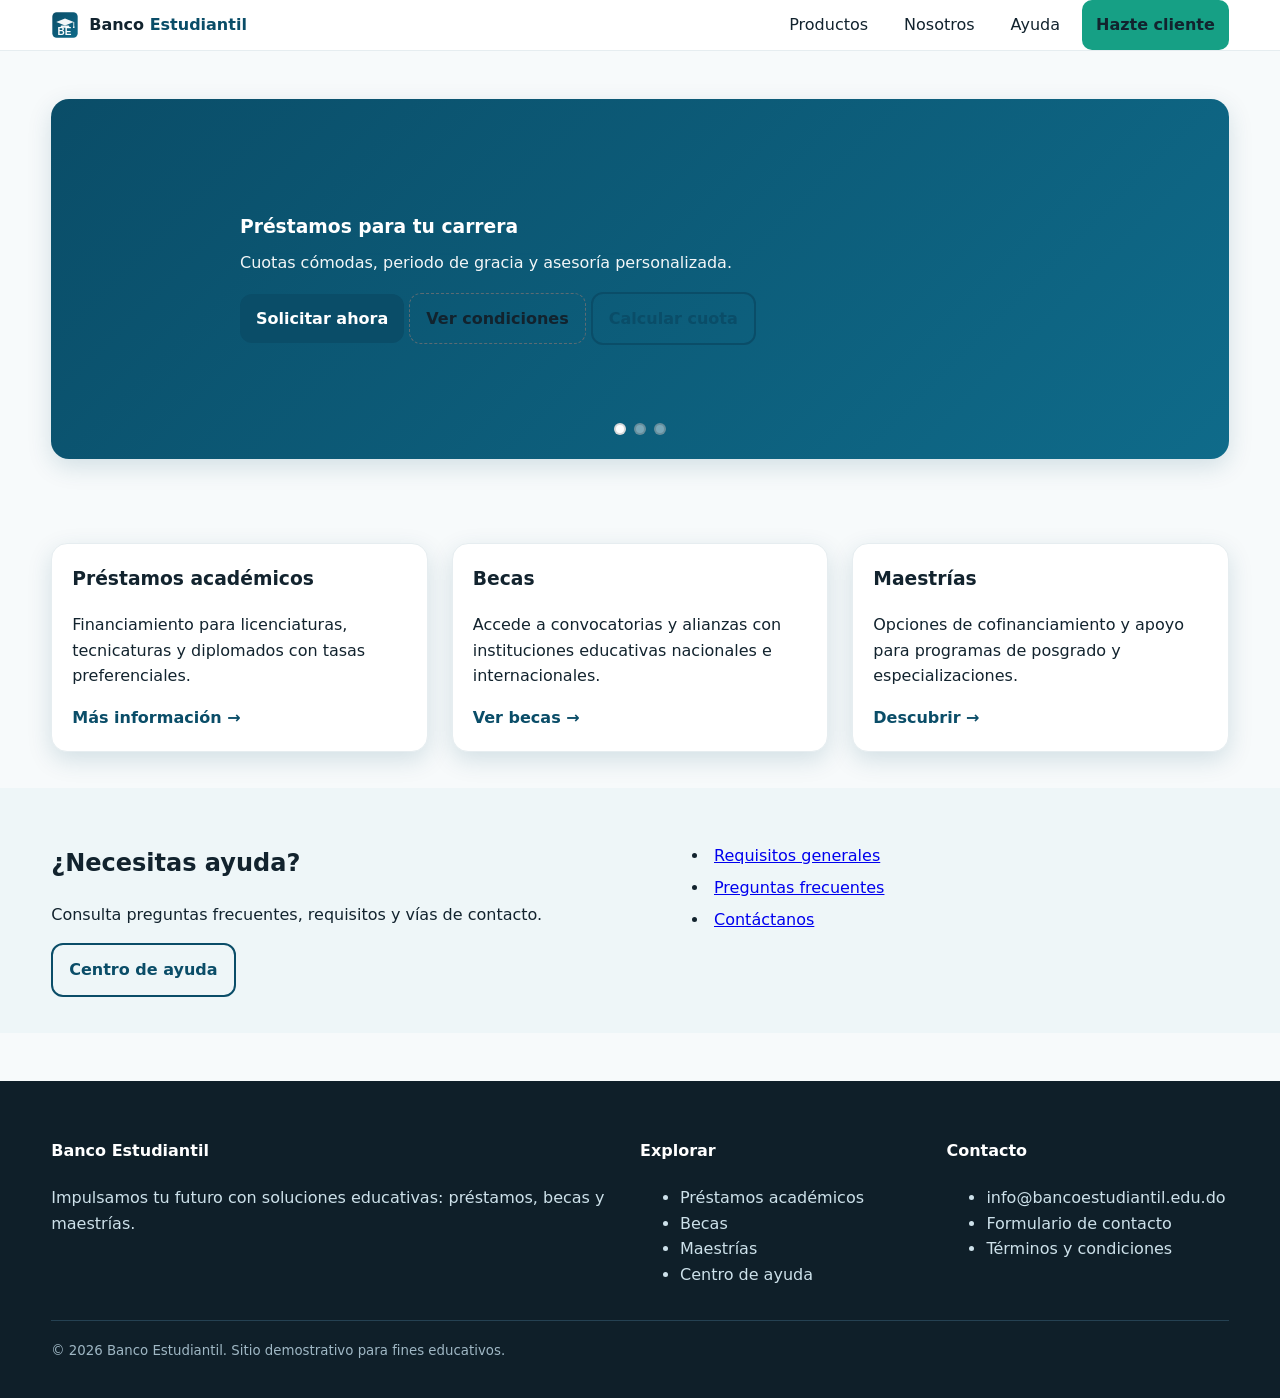
<file: index.html>
<!doctype html>
<html lang="es">
<head>
  <meta charset="utf-8" />
  <meta name="viewport" content="width=device-width, initial-scale=1" />
  <meta name="description" content="Banco Estudiantil: préstamos académicos, becas y maestrías para impulsar tu educación." />
  <title>Banco Estudiantil</title>
  <link rel="stylesheet" href="assets/css/styles.css" />
  <link rel="icon" href="data:image/svg+xml,<svg xmlns='http://www.w3.org/2000/svg' viewBox='0 0 128 128'><rect width='128' height='128' rx='24' fill='%230a4d68'/><text x='64' y='86' font-size='76' text-anchor='middle' fill='white' font-family='Arial, Helvetica, sans-serif'>BE</text></svg>" />
</head>
<body>
  <a class="skip-link" href="#contenido">Saltar al contenido</a>
  <header class="topbar" role="banner" aria-label="Encabezado">
    <div class="container flex between center">
      <a class="logo" href="index.html" aria-label="Ir al inicio">
        <img class="logo-img" src="assets/img/logo-banco-estudiantil.svg" alt="" width="32" height="32" />
        <span class="logo-text">Banco <strong>Estudiantil</strong></span>
      </a>
      <input type="checkbox" id="nav-toggle" class="nav-toggle" aria-label="Abrir menú" />
      <label for="nav-toggle" class="hamburger" aria-hidden="true"><span></span><span></span><span></span></label>
      <nav class="main-nav" role="navigation" aria-label="Navegación principal">
        <ul>
          <li class="has-dropdown"><a href="#">Productos</a>
            <ul class="dropdown">
              <li><a href="prestamos.html">Préstamos académicos</a></li>
              <li><a href="becas.html">Becas</a></li>
              <li><a href="maestrias.html">Maestrías</a></li>
              <li><a href="calculadora.html">Calculadora</a></li>
            </ul>
          </li>
          <li><a href="nosotros.html">Nosotros</a></li>
          <li><a href="ayuda.html">Ayuda</a></li>
          <li><a href="contacto.html" class="btn btn-cta">Hazte cliente</a></li>
        </ul>
      </nav>
    </div>
  </header>
  <main id="contenido" tabindex="-1">

    <section class="hero" aria-label="Sección destacada">
      <div class="container">
        <div class="carousel" role="region" aria-label="Promociones" aria-live="polite">
          <input type="radio" name="carousel" id="slide-1" checked>
          <input type="radio" name="carousel" id="slide-2">
          <input type="radio" name="carousel" id="slide-3">

          <div class="slides">
            <article class="slide slide-1">
              <div class="slide-content">
                <h1>Préstamos para tu carrera</h1>
                <p>Cuotas cómodas, periodo de gracia y asesoría personalizada.</p>
                <div class="actions">
                  <a class="btn btn-primary" href="prestamos.html">Solicitar ahora</a>
                  <a class="btn btn-ghost" href="prestamos.html#detalles">Ver condiciones</a>
                  <a class="btn btn-outline" href="calculadora.html">Calcular cuota</a>
                </div>
              </div>
            </article>
            <article class="slide slide-2">
              <div class="slide-content">
                <h1>Becas y alianzas</h1>
                <p>Convocatorias activas y enlaces con instituciones académicas.</p>
                <div class="actions">
                  <a class="btn btn-secondary" href="becas.html">Ver becas</a>
                  <a class="btn btn-ghost" href="ayuda.html#preguntas">Preguntas frecuentes</a>
                </div>
              </div>
            </article>
            <article class="slide slide-3">
              <div class="slide-content">
                <h1>Maestrías y posgrados</h1>
                <p>Cofinanciamiento y apoyo en procesos de admisión.</p>
                <div class="actions">
                  <a class="btn btn-primary" href="maestrias.html">Explorar opciones</a>
                  <a class="btn btn-outline" href="contacto.html">Habla con un asesor</a>
                </div>
              </div>
            </article>
          </div>

          <div class="dots" aria-label="Navegación de carrusel">
            <label for="slide-1" aria-label="Ir a la promoción 1"></label>
            <label for="slide-2" aria-label="Ir a la promoción 2"></label>
            <label for="slide-3" aria-label="Ir a la promoción 3"></label>
          </div>
        </div>
      </div>
    </section>

    <section class="features" aria-label="Productos destacados">
      <div class="container grid cards">
        <article class="card">
          <h3>Préstamos académicos</h3>
          <p>Financiamiento para licenciaturas, tecnicaturas y diplomados con tasas preferenciales.</p>
          <a class="link" href="prestamos.html">Más información →</a>
        </article>
        <article class="card">
          <h3>Becas</h3>
          <p>Accede a convocatorias y alianzas con instituciones educativas nacionales e internacionales.</p>
          <a class="link" href="becas.html">Ver becas →</a>
        </article>
        <article class="card">
          <h3>Maestrías</h3>
          <p>Opciones de cofinanciamiento y apoyo para programas de posgrado y especializaciones.</p>
          <a class="link" href="maestrias.html">Descubrir →</a>
        </article>
      </div>
    </section>

    <section class="help" aria-label="Soporte">
      <div class="container grid help-grid">
        <div>
          <h2>¿Necesitas ayuda?</h2>
          <p>Consulta preguntas frecuentes, requisitos y vías de contacto.</p>
          <a class="btn btn-outline" href="ayuda.html">Centro de ayuda</a>
        </div>
        <ul class="help-list">
          <li><a href="ayuda.html#requisitos">Requisitos generales</a></li>
          <li><a href="ayuda.html#preguntas">Preguntas frecuentes</a></li>
          <li><a href="contacto.html">Contáctanos</a></li>
        </ul>
      </div>
    </section>

  </main>
  <footer class="site-footer" role="contentinfo">
    <div class="container grid footer-grid">
      <section>
        <h4>Banco Estudiantil</h4>
        <p>Impulsamos tu futuro con soluciones educativas: préstamos, becas y maestrías.</p>
      </section>
      <section>
        <h4>Explorar</h4>
        <ul>
          <li><a href="prestamos.html">Préstamos académicos</a></li>
          <li><a href="becas.html">Becas</a></li>
          <li><a href="maestrias.html">Maestrías</a></li>
          <li><a href="ayuda.html">Centro de ayuda</a></li>
        </ul>
      </section>
      <section>
        <h4>Contacto</h4>
        <ul>
          <li><a href="mailto:info@bancoestudiantil.edu.do">info@bancoestudiantil.edu.do</a></li>
          <li><a href="contacto.html">Formulario de contacto</a></li>
          <li><a href="terminos.html">Términos y condiciones</a></li>
        </ul>
      </section>
    </div>
    <div class="container legal">
      <small>© 2026 Banco Estudiantil. Sitio demostrativo para fines educativos.</small>
    </div>
  </footer>
</body>
</html>
</file>
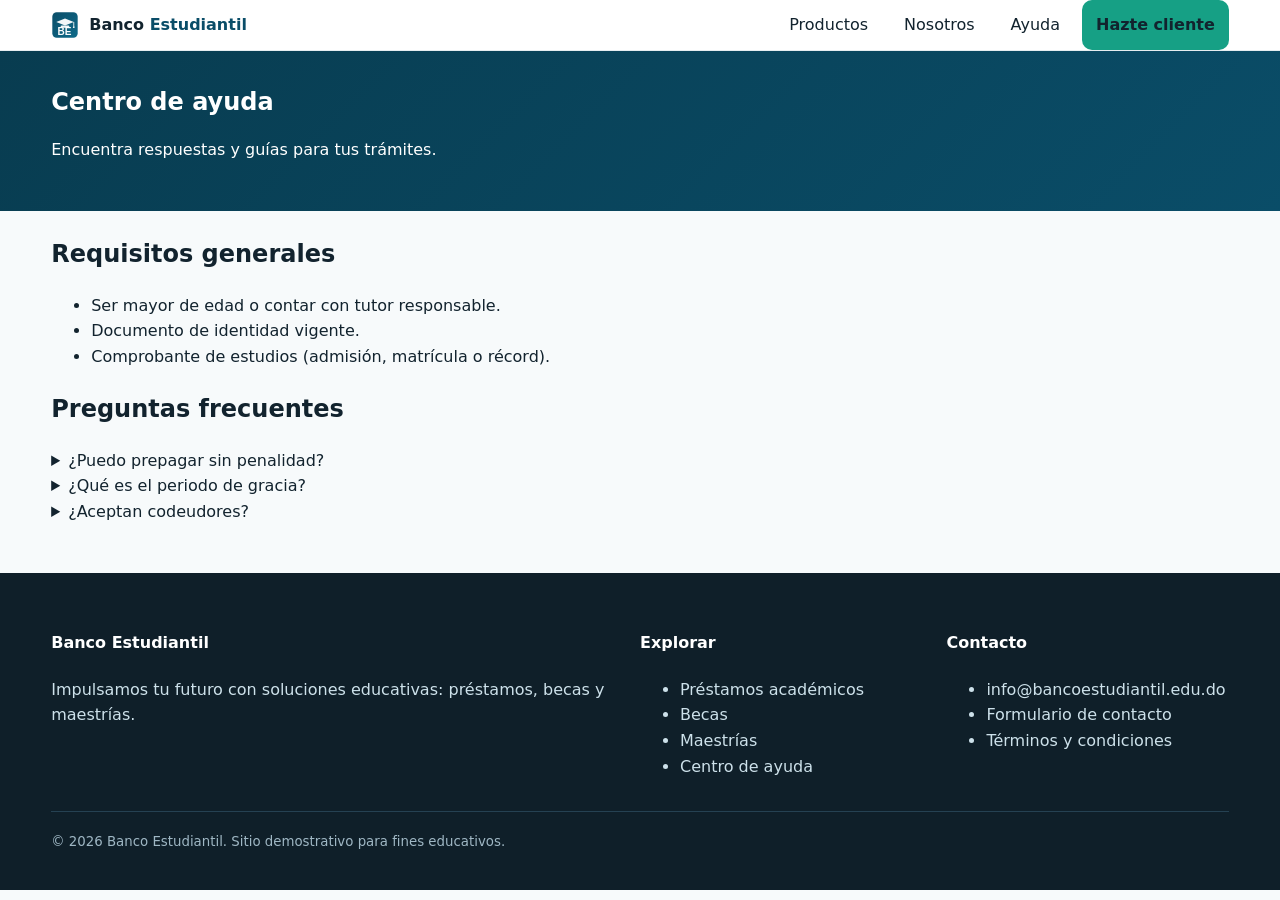
<file: ayuda.html>
<!doctype html>
<html lang="es">
<head>
  <meta charset="utf-8" />
  <meta name="viewport" content="width=device-width, initial-scale=1" />
  <meta name="description" content="Banco Estudiantil: préstamos académicos, becas y maestrías para impulsar tu educación." />
  <title>Banco Estudiantil</title>
  <link rel="stylesheet" href="assets/css/styles.css" />
  <link rel="icon" href="data:image/svg+xml,<svg xmlns='http://www.w3.org/2000/svg' viewBox='0 0 128 128'><rect width='128' height='128' rx='24' fill='%230a4d68'/><text x='64' y='86' font-size='76' text-anchor='middle' fill='white' font-family='Arial, Helvetica, sans-serif'>BE</text></svg>" />
</head>
<body>
  <a class="skip-link" href="#contenido">Saltar al contenido</a>
  <header class="topbar" role="banner" aria-label="Encabezado">
    <div class="container flex between center">
      <a class="logo" href="index.html" aria-label="Ir al inicio">
        <img class="logo-img" src="assets/img/logo-banco-estudiantil.svg" alt="" width="32" height="32" />
        <span class="logo-text">Banco <strong>Estudiantil</strong></span>
      </a>
      <input type="checkbox" id="nav-toggle" class="nav-toggle" aria-label="Abrir menú" />
      <label for="nav-toggle" class="hamburger" aria-hidden="true"><span></span><span></span><span></span></label>
      <nav class="main-nav" role="navigation" aria-label="Navegación principal">
        <ul>
          <li class="has-dropdown"><a href="#">Productos</a>
            <ul class="dropdown">
              <li><a href="prestamos.html">Préstamos académicos</a></li>
              <li><a href="becas.html">Becas</a></li>
              <li><a href="maestrias.html">Maestrías</a></li>
              <li><a href="calculadora.html">Calculadora</a></li>
            </ul>
          </li>
          <li><a href="nosotros.html">Nosotros</a></li>
          <li><a href="ayuda.html">Ayuda</a></li>
          <li><a href="contacto.html" class="btn btn-cta">Hazte cliente</a></li>
        </ul>
      </nav>
    </div>
  </header>
  <main id="contenido" tabindex="-1">

    <section class="page-hero">
      <div class="container">
        <h1>Centro de ayuda</h1>
        <p>Encuentra respuestas y guías para tus trámites.</p>
      </div>
    </section>

    <section class="container" id="requisitos">
      <h2>Requisitos generales</h2>
      <ul>
        <li>Ser mayor de edad o contar con tutor responsable.</li>
        <li>Documento de identidad vigente.</li>
        <li>Comprobante de estudios (admisión, matrícula o récord).</li>
      </ul>

      <h2 id="preguntas">Preguntas frecuentes</h2>
      <details>
        <summary>¿Puedo prepagar sin penalidad?</summary>
        <p>Sí, puedes realizar abonos extraordinarios sin cargos adicionales.</p>
      </details>
      <details>
        <summary>¿Qué es el periodo de gracia?</summary>
        <p>Es un lapso inicial en el que pagas una cuota reducida o solo intereses.</p>
      </details>
      <details>
        <summary>¿Aceptan codeudores?</summary>
        <p>Sí, según la evaluación de crédito y el producto seleccionado.</p>
      </details>
    </section>

  </main>
  <footer class="site-footer" role="contentinfo">
    <div class="container grid footer-grid">
      <section>
        <h4>Banco Estudiantil</h4>
        <p>Impulsamos tu futuro con soluciones educativas: préstamos, becas y maestrías.</p>
      </section>
      <section>
        <h4>Explorar</h4>
        <ul>
          <li><a href="prestamos.html">Préstamos académicos</a></li>
          <li><a href="becas.html">Becas</a></li>
          <li><a href="maestrias.html">Maestrías</a></li>
          <li><a href="ayuda.html">Centro de ayuda</a></li>
        </ul>
      </section>
      <section>
        <h4>Contacto</h4>
        <ul>
          <li><a href="mailto:info@bancoestudiantil.edu.do">info@bancoestudiantil.edu.do</a></li>
          <li><a href="contacto.html">Formulario de contacto</a></li>
          <li><a href="terminos.html">Términos y condiciones</a></li>
        </ul>
      </section>
    </div>
    <div class="container legal">
      <small>© 2026 Banco Estudiantil. Sitio demostrativo para fines educativos.</small>
    </div>
  </footer>
</body>
</html>
</file>
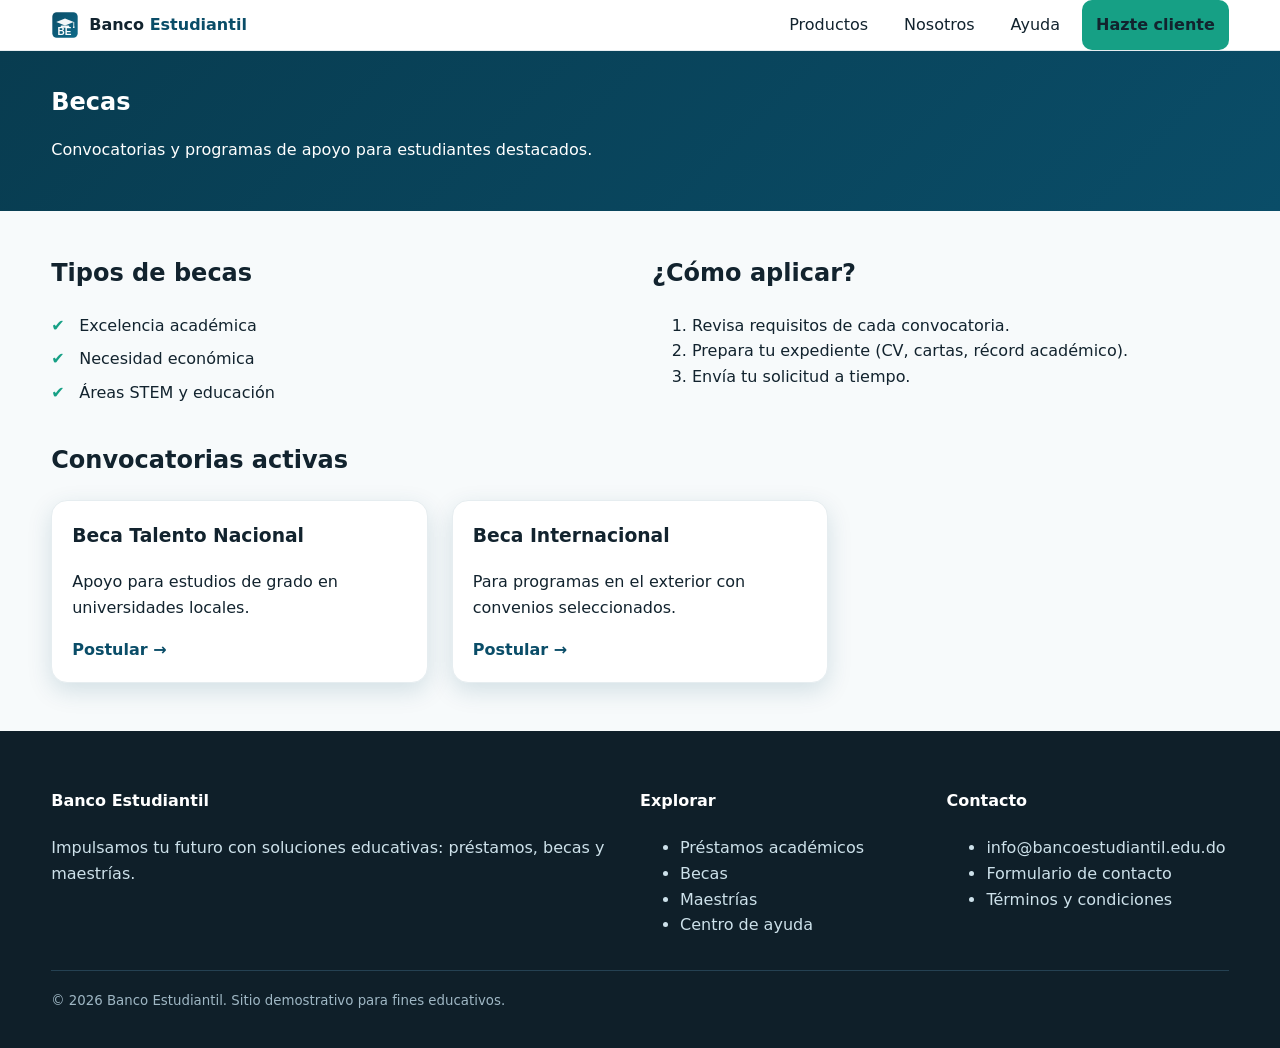
<file: becas.html>
<!doctype html>
<html lang="es">
<head>
  <meta charset="utf-8" />
  <meta name="viewport" content="width=device-width, initial-scale=1" />
  <meta name="description" content="Banco Estudiantil: préstamos académicos, becas y maestrías para impulsar tu educación." />
  <title>Banco Estudiantil</title>
  <link rel="stylesheet" href="assets/css/styles.css" />
  <link rel="icon" href="data:image/svg+xml,<svg xmlns='http://www.w3.org/2000/svg' viewBox='0 0 128 128'><rect width='128' height='128' rx='24' fill='%230a4d68'/><text x='64' y='86' font-size='76' text-anchor='middle' fill='white' font-family='Arial, Helvetica, sans-serif'>BE</text></svg>" />
</head>
<body>
  <a class="skip-link" href="#contenido">Saltar al contenido</a>
  <header class="topbar" role="banner" aria-label="Encabezado">
    <div class="container flex between center">
      <a class="logo" href="index.html" aria-label="Ir al inicio">
        <img class="logo-img" src="assets/img/logo-banco-estudiantil.svg" alt="" width="32" height="32" />
        <span class="logo-text">Banco <strong>Estudiantil</strong></span>
      </a>
      <input type="checkbox" id="nav-toggle" class="nav-toggle" aria-label="Abrir menú" />
      <label for="nav-toggle" class="hamburger" aria-hidden="true"><span></span><span></span><span></span></label>
      <nav class="main-nav" role="navigation" aria-label="Navegación principal">
        <ul>
          <li class="has-dropdown"><a href="#">Productos</a>
            <ul class="dropdown">
              <li><a href="prestamos.html">Préstamos académicos</a></li>
              <li><a href="becas.html">Becas</a></li>
              <li><a href="maestrias.html">Maestrías</a></li>
              <li><a href="calculadora.html">Calculadora</a></li>
            </ul>
          </li>
          <li><a href="nosotros.html">Nosotros</a></li>
          <li><a href="ayuda.html">Ayuda</a></li>
          <li><a href="contacto.html" class="btn btn-cta">Hazte cliente</a></li>
        </ul>
      </nav>
    </div>
  </header>
  <main id="contenido" tabindex="-1">

    <section class="page-hero">
      <div class="container">
        <h1>Becas</h1>
        <p>Convocatorias y programas de apoyo para estudiantes destacados.</p>
      </div>
    </section>

    <section class="container">
      <div class="grid two">
        <div>
          <h2>Tipos de becas</h2>
          <ul class="checklist">
            <li>Excelencia académica</li>
            <li>Necesidad económica</li>
            <li>Áreas STEM y educación</li>
          </ul>
        </div>
        <div>
          <h2>¿Cómo aplicar?</h2>
          <ol>
            <li>Revisa requisitos de cada convocatoria.</li>
            <li>Prepara tu expediente (CV, cartas, récord académico).</li>
            <li>Envía tu solicitud a tiempo.</li>
          </ol>
        </div>
      </div>

      <h2>Convocatorias activas</h2>
      <div class="grid cards">
        <article class="card">
          <h3>Beca Talento Nacional</h3>
          <p>Apoyo para estudios de grado en universidades locales.</p>
          <a class="link" href="contacto.html">Postular →</a>
        </article>
        <article class="card">
          <h3>Beca Internacional</h3>
          <p>Para programas en el exterior con convenios seleccionados.</p>
          <a class="link" href="contacto.html">Postular →</a>
        </article>
      </div>
    </section>

  </main>
  <footer class="site-footer" role="contentinfo">
    <div class="container grid footer-grid">
      <section>
        <h4>Banco Estudiantil</h4>
        <p>Impulsamos tu futuro con soluciones educativas: préstamos, becas y maestrías.</p>
      </section>
      <section>
        <h4>Explorar</h4>
        <ul>
          <li><a href="prestamos.html">Préstamos académicos</a></li>
          <li><a href="becas.html">Becas</a></li>
          <li><a href="maestrias.html">Maestrías</a></li>
          <li><a href="ayuda.html">Centro de ayuda</a></li>
        </ul>
      </section>
      <section>
        <h4>Contacto</h4>
        <ul>
          <li><a href="mailto:info@bancoestudiantil.edu.do">info@bancoestudiantil.edu.do</a></li>
          <li><a href="contacto.html">Formulario de contacto</a></li>
          <li><a href="terminos.html">Términos y condiciones</a></li>
        </ul>
      </section>
    </div>
    <div class="container legal">
      <small>© 2026 Banco Estudiantil. Sitio demostrativo para fines educativos.</small>
    </div>
  </footer>
</body>
</html>
</file>
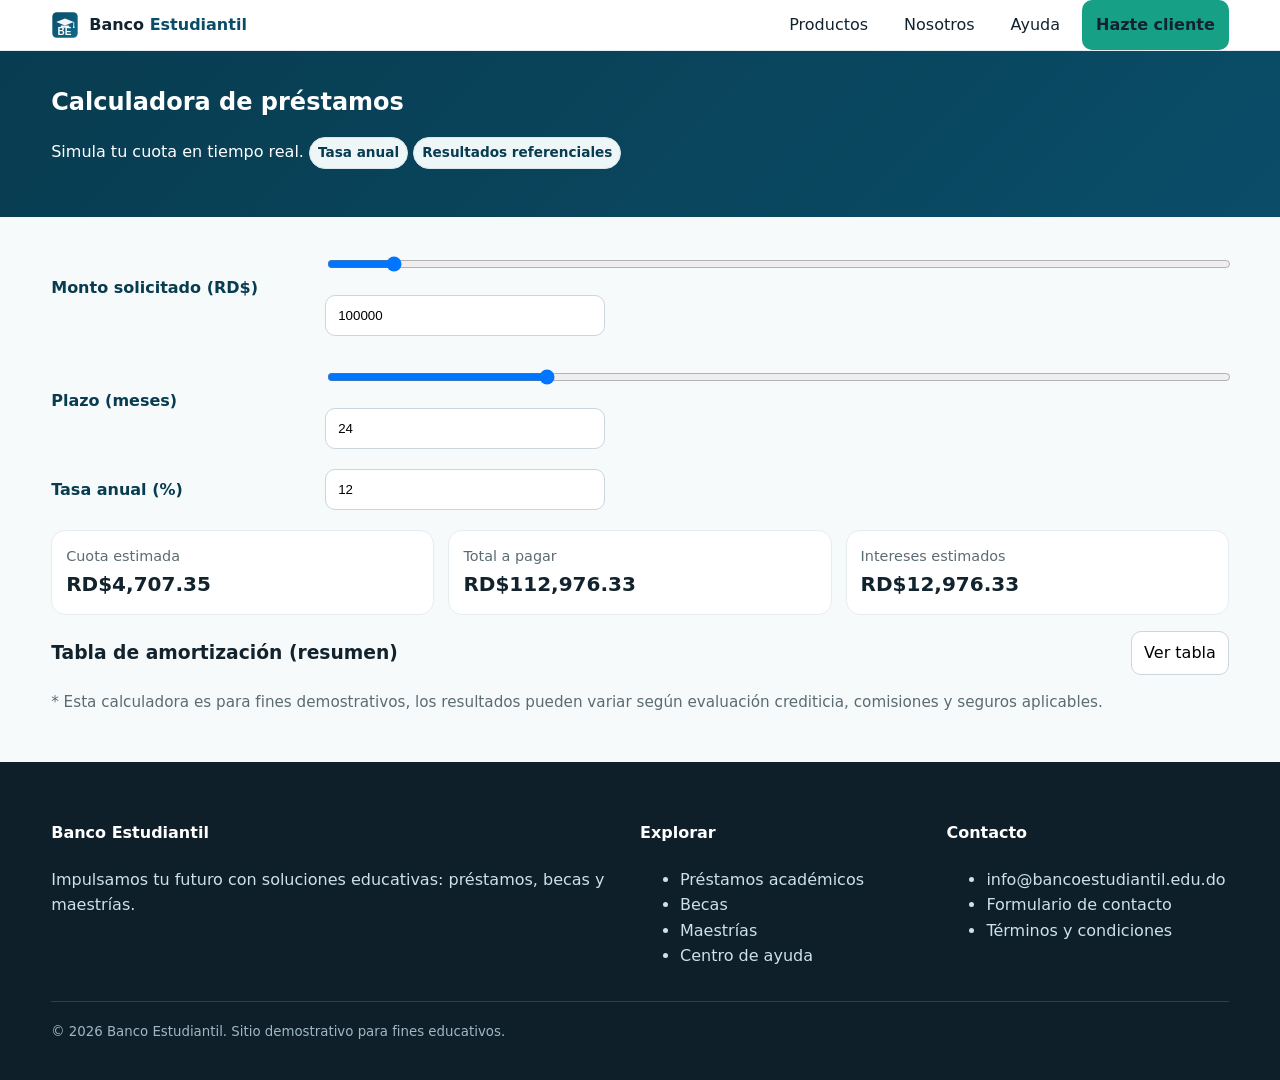
<file: calculadora.html>
<!doctype html>
<html lang="es">
<head>
  <meta charset="utf-8" />
  <meta name="viewport" content="width=device-width, initial-scale=1" />
  <meta name="description" content="Banco Estudiantil: préstamos académicos, becas y maestrías para impulsar tu educación." />
  <title>Banco Estudiantil</title>
  <link rel="stylesheet" href="assets/css/styles.css" />
  <link rel="icon" href="data:image/svg+xml,<svg xmlns='http://www.w3.org/2000/svg' viewBox='0 0 128 128'><rect width='128' height='128' rx='24' fill='%230a4d68'/><text x='64' y='86' font-size='76' text-anchor='middle' fill='white' font-family='Arial, Helvetica, sans-serif'>BE</text></svg>" />
</head>
<body>
  <a class="skip-link" href="#contenido">Saltar al contenido</a>
  <header class="topbar" role="banner" aria-label="Encabezado">
    <div class="container flex between center">
      <a class="logo" href="index.html" aria-label="Ir al inicio">
        <img class="logo-img" src="assets/img/logo-banco-estudiantil.svg" alt="" width="32" height="32" />
        <span class="logo-text">Banco <strong>Estudiantil</strong></span>
      </a>
      <input type="checkbox" id="nav-toggle" class="nav-toggle" aria-label="Abrir menú" />
      <label for="nav-toggle" class="hamburger" aria-hidden="true"><span></span><span></span><span></span></label>
      <nav class="main-nav" role="navigation" aria-label="Navegación principal">
        <ul>
          <li class="has-dropdown"><a href="#">Productos</a>
            <ul class="dropdown">
              <li><a href="prestamos.html">Préstamos académicos</a></li>
              <li><a href="becas.html">Becas</a></li>
              <li><a href="maestrias.html">Maestrías</a></li>
              <li><a href="calculadora.html">Calculadora</a></li>
            </ul>
          </li>
          <li><a href="nosotros.html">Nosotros</a></li>
          <li><a href="ayuda.html">Ayuda</a></li>
          <li><a href="contacto.html" class="btn btn-cta">Hazte cliente</a></li>
        </ul>
      </nav>
    </div>
  </header>
  <main id="contenido" tabindex="-1">

    <section class="page-hero">
      <div class="container">
        <h1>Calculadora de préstamos</h1>
        <p>Simula tu cuota en tiempo real. <span class="badge">Tasa anual</span> <span class="badge">Resultados referenciales</span></p>
      </div>
    </section>

    <section class="container calc" aria-label="Calculadora interactiva">
      <form class="calc-form" onsubmit="return false">
        <div class="calc-row">
          <div><label for="montoInput">Monto solicitado (RD$)</label></div>
          <div class="ctrl">
            <input type="range" id="montoRange" min="50000" max="1000000" step="5000" aria-label="Control deslizante de monto" />
            <input type="number" id="montoInput" min="50000" max="1000000" step="1000" inputmode="numeric" />
          </div>
        </div>
        <div class="calc-row">
          <div><label for="plazoInput">Plazo (meses)</label></div>
          <div class="ctrl">
            <input type="range" id="plazoRange" min="6" max="84" step="6" aria-label="Control deslizante de plazo" />
            <input type="number" id="plazoInput" min="6" max="84" step="1" inputmode="numeric" />
          </div>
        </div>
        <div class="calc-row">
          <div><label for="tasaInput">Tasa anual (%)</label></div>
          <div class="ctrl">
            <input type="number" id="tasaInput" min="1" max="60" step="0.01" value="12" inputmode="decimal" />
          </div>
        </div>
      </form>

      <div class="kpis" role="region" aria-label="Resultados">
        <div class="kpi"><div class="lbl">Cuota estimada</div><div class="val" id="kpiCuota">—</div></div>
        <div class="kpi"><div class="lbl">Total a pagar</div><div class="val" id="kpiTotal">—</div></div>
        <div class="kpi"><div class="lbl">Intereses estimados</div><div class="val" id="kpiInteres">—</div></div>
      </div>

      <div id="amortWrap" class="amort-wrap" data-open="0">
        <div class="amort-header">
          <h3>Tabla de amortización (resumen)</h3>
          <button id="toggleAmort" type="button" class="toggle-btn">Ver tabla</button>
        </div>
        <table id="amortTable" class="table-amort" style="display:none" aria-label="Tabla de amortización">
          <thead>
            <tr><th>Periodo</th><th>Cuota</th><th>Capital</th><th>Interés</th><th>Saldo</th></tr>
          </thead>
          <tbody id="amortBody"></tbody>
        </table>
      </div>

      <p class="note">* Esta calculadora es para fines demostrativos, los resultados pueden variar según evaluación crediticia, comisiones y seguros aplicables.</p>
    </section>
    <script src="assets/js/calculadora.js" defer></script>

  </main>
  <footer class="site-footer" role="contentinfo">
    <div class="container grid footer-grid">
      <section>
        <h4>Banco Estudiantil</h4>
        <p>Impulsamos tu futuro con soluciones educativas: préstamos, becas y maestrías.</p>
      </section>
      <section>
        <h4>Explorar</h4>
        <ul>
          <li><a href="prestamos.html">Préstamos académicos</a></li>
          <li><a href="becas.html">Becas</a></li>
          <li><a href="maestrias.html">Maestrías</a></li>
          <li><a href="ayuda.html">Centro de ayuda</a></li>
        </ul>
      </section>
      <section>
        <h4>Contacto</h4>
        <ul>
          <li><a href="mailto:info@bancoestudiantil.edu.do">info@bancoestudiantil.edu.do</a></li>
          <li><a href="contacto.html">Formulario de contacto</a></li>
          <li><a href="terminos.html">Términos y condiciones</a></li>
        </ul>
      </section>
    </div>
    <div class="container legal">
      <small>© 2026 Banco Estudiantil. Sitio demostrativo para fines educativos.</small>
    </div>
  </footer>
</body>
</html>
</file>
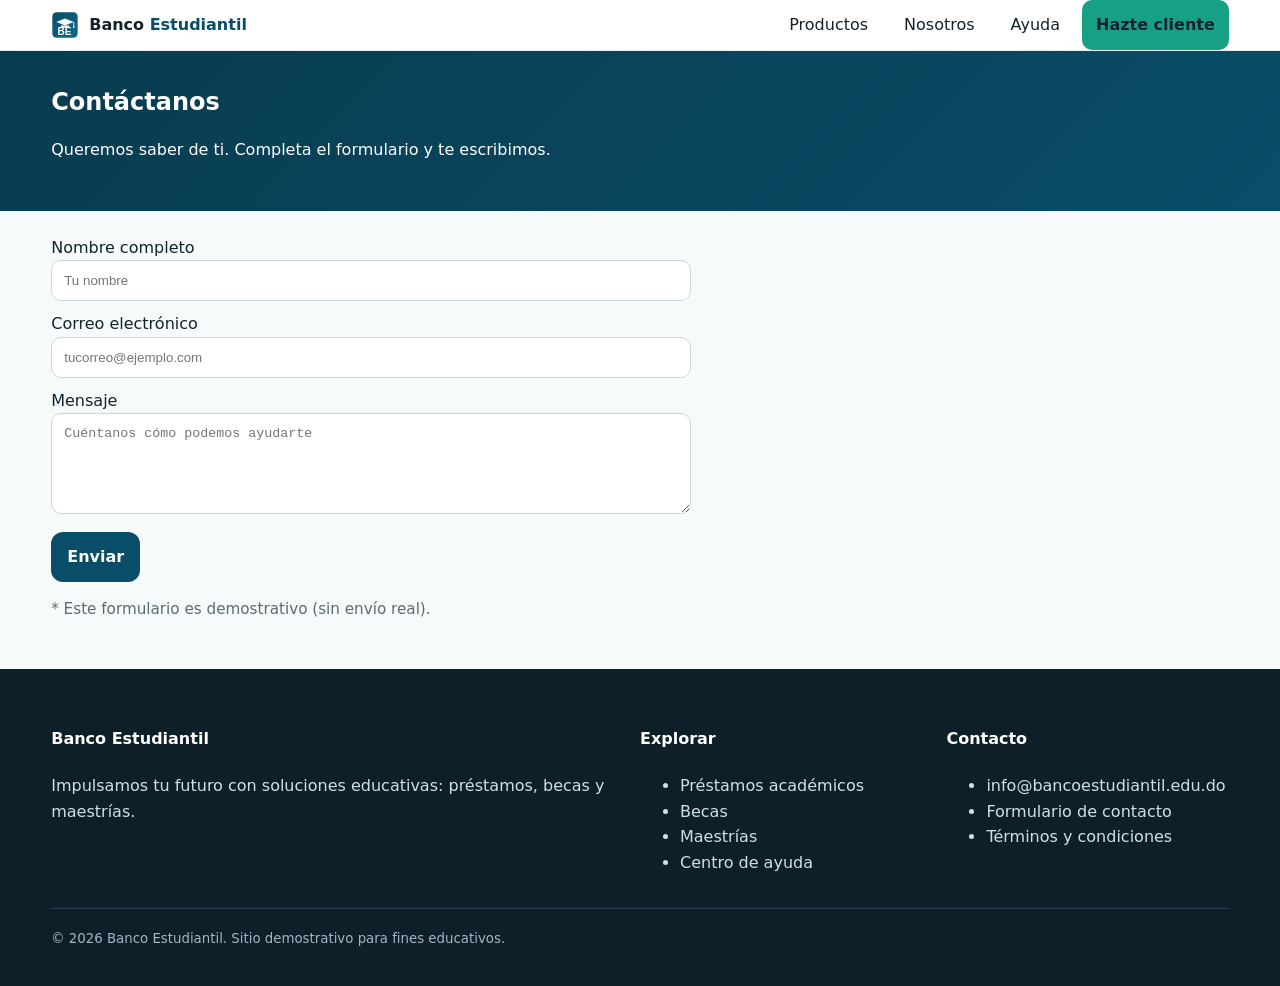
<file: contacto.html>
<!doctype html>
<html lang="es">
<head>
  <meta charset="utf-8" />
  <meta name="viewport" content="width=device-width, initial-scale=1" />
  <meta name="description" content="Banco Estudiantil: préstamos académicos, becas y maestrías para impulsar tu educación." />
  <title>Banco Estudiantil</title>
  <link rel="stylesheet" href="assets/css/styles.css" />
  <link rel="icon" href="data:image/svg+xml,<svg xmlns='http://www.w3.org/2000/svg' viewBox='0 0 128 128'><rect width='128' height='128' rx='24' fill='%230a4d68'/><text x='64' y='86' font-size='76' text-anchor='middle' fill='white' font-family='Arial, Helvetica, sans-serif'>BE</text></svg>" />
</head>
<body>
  <a class="skip-link" href="#contenido">Saltar al contenido</a>
  <header class="topbar" role="banner" aria-label="Encabezado">
    <div class="container flex between center">
      <a class="logo" href="index.html" aria-label="Ir al inicio">
        <img class="logo-img" src="assets/img/logo-banco-estudiantil.svg" alt="" width="32" height="32" />
        <span class="logo-text">Banco <strong>Estudiantil</strong></span>
      </a>
      <input type="checkbox" id="nav-toggle" class="nav-toggle" aria-label="Abrir menú" />
      <label for="nav-toggle" class="hamburger" aria-hidden="true"><span></span><span></span><span></span></label>
      <nav class="main-nav" role="navigation" aria-label="Navegación principal">
        <ul>
          <li class="has-dropdown"><a href="#">Productos</a>
            <ul class="dropdown">
              <li><a href="prestamos.html">Préstamos académicos</a></li>
              <li><a href="becas.html">Becas</a></li>
              <li><a href="maestrias.html">Maestrías</a></li>
              <li><a href="calculadora.html">Calculadora</a></li>
            </ul>
          </li>
          <li><a href="nosotros.html">Nosotros</a></li>
          <li><a href="ayuda.html">Ayuda</a></li>
          <li><a href="contacto.html" class="btn btn-cta">Hazte cliente</a></li>
        </ul>
      </nav>
    </div>
  </header>
  <main id="contenido" tabindex="-1">

    <section class="page-hero">
      <div class="container">
        <h1>Contáctanos</h1>
        <p>Queremos saber de ti. Completa el formulario y te escribimos.</p>
      </div>
    </section>

    <section class="container">
      <form class="contact-form" onsubmit="return false" aria-label="Formulario de contacto">
        <label>Nombre completo
          <input type="text" placeholder="Tu nombre" required />
        </label>
        <label>Correo electrónico
          <input type="email" placeholder="tucorreo@ejemplo.com" required />
        </label>
        <label>Mensaje
          <textarea rows="5" placeholder="Cuéntanos cómo podemos ayudarte" required></textarea>
        </label>
        <button class="btn btn-primary" type="submit">Enviar</button>
        <p class="note">* Este formulario es demostrativo (sin envío real).</p>
      </form>
    </section>

  </main>
  <footer class="site-footer" role="contentinfo">
    <div class="container grid footer-grid">
      <section>
        <h4>Banco Estudiantil</h4>
        <p>Impulsamos tu futuro con soluciones educativas: préstamos, becas y maestrías.</p>
      </section>
      <section>
        <h4>Explorar</h4>
        <ul>
          <li><a href="prestamos.html">Préstamos académicos</a></li>
          <li><a href="becas.html">Becas</a></li>
          <li><a href="maestrias.html">Maestrías</a></li>
          <li><a href="ayuda.html">Centro de ayuda</a></li>
        </ul>
      </section>
      <section>
        <h4>Contacto</h4>
        <ul>
          <li><a href="mailto:info@bancoestudiantil.edu.do">info@bancoestudiantil.edu.do</a></li>
          <li><a href="contacto.html">Formulario de contacto</a></li>
          <li><a href="terminos.html">Términos y condiciones</a></li>
        </ul>
      </section>
    </div>
    <div class="container legal">
      <small>© 2026 Banco Estudiantil. Sitio demostrativo para fines educativos.</small>
    </div>
  </footer>
</body>
</html>
</file>
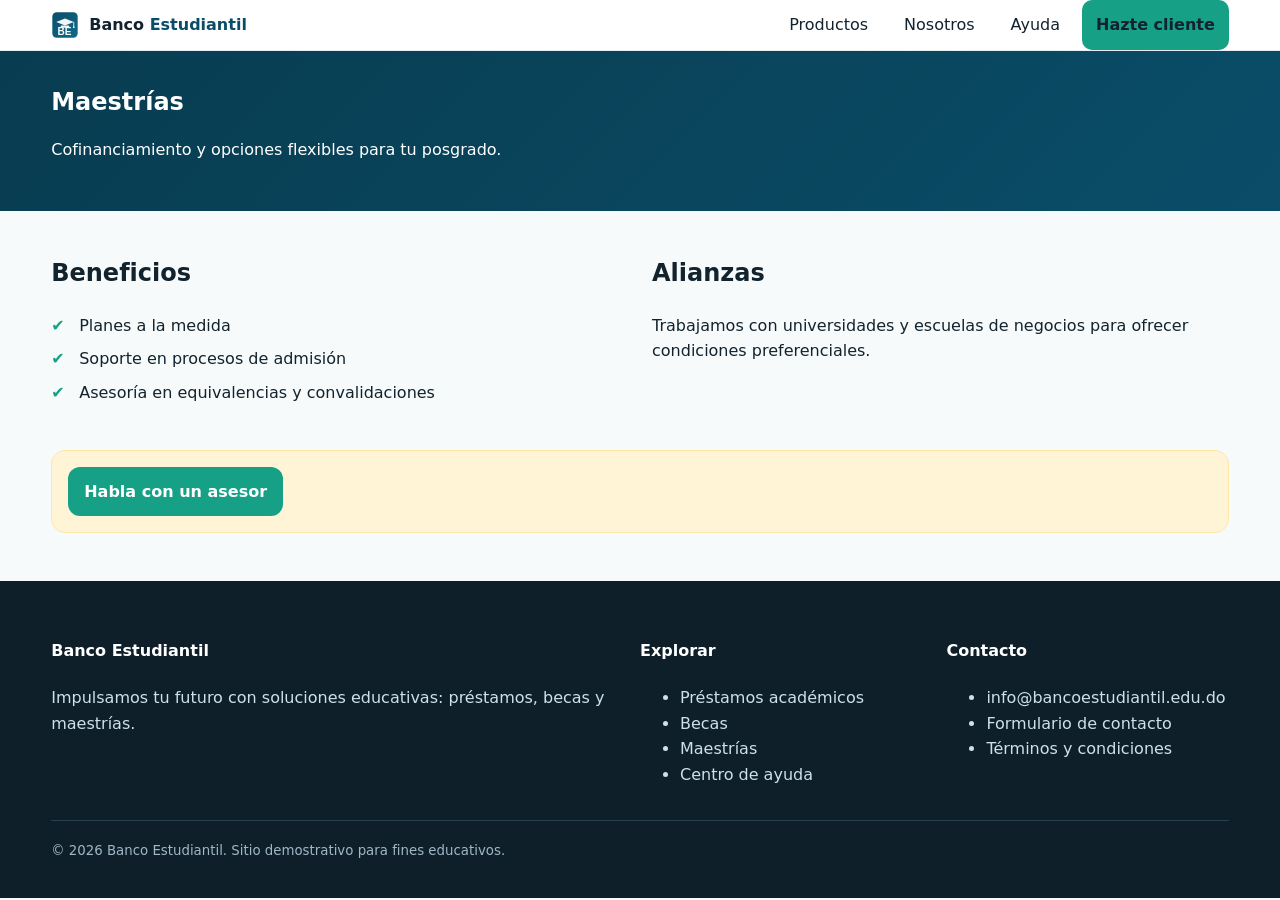
<file: maestrias.html>
<!doctype html>
<html lang="es">
<head>
  <meta charset="utf-8" />
  <meta name="viewport" content="width=device-width, initial-scale=1" />
  <meta name="description" content="Banco Estudiantil: préstamos académicos, becas y maestrías para impulsar tu educación." />
  <title>Banco Estudiantil</title>
  <link rel="stylesheet" href="assets/css/styles.css" />
  <link rel="icon" href="data:image/svg+xml,<svg xmlns='http://www.w3.org/2000/svg' viewBox='0 0 128 128'><rect width='128' height='128' rx='24' fill='%230a4d68'/><text x='64' y='86' font-size='76' text-anchor='middle' fill='white' font-family='Arial, Helvetica, sans-serif'>BE</text></svg>" />
</head>
<body>
  <a class="skip-link" href="#contenido">Saltar al contenido</a>
  <header class="topbar" role="banner" aria-label="Encabezado">
    <div class="container flex between center">
      <a class="logo" href="index.html" aria-label="Ir al inicio">
        <img class="logo-img" src="assets/img/logo-banco-estudiantil.svg" alt="" width="32" height="32" />
        <span class="logo-text">Banco <strong>Estudiantil</strong></span>
      </a>
      <input type="checkbox" id="nav-toggle" class="nav-toggle" aria-label="Abrir menú" />
      <label for="nav-toggle" class="hamburger" aria-hidden="true"><span></span><span></span><span></span></label>
      <nav class="main-nav" role="navigation" aria-label="Navegación principal">
        <ul>
          <li class="has-dropdown"><a href="#">Productos</a>
            <ul class="dropdown">
              <li><a href="prestamos.html">Préstamos académicos</a></li>
              <li><a href="becas.html">Becas</a></li>
              <li><a href="maestrias.html">Maestrías</a></li>
              <li><a href="calculadora.html">Calculadora</a></li>
            </ul>
          </li>
          <li><a href="nosotros.html">Nosotros</a></li>
          <li><a href="ayuda.html">Ayuda</a></li>
          <li><a href="contacto.html" class="btn btn-cta">Hazte cliente</a></li>
        </ul>
      </nav>
    </div>
  </header>
  <main id="contenido" tabindex="-1">

    <section class="page-hero">
      <div class="container">
        <h1>Maestrías</h1>
        <p>Cofinanciamiento y opciones flexibles para tu posgrado.</p>
      </div>
    </section>

    <section class="container">
      <div class="grid two">
        <div>
          <h2>Beneficios</h2>
          <ul class="checklist">
            <li>Planes a la medida</li>
            <li>Soporte en procesos de admisión</li>
            <li>Asesoría en equivalencias y convalidaciones</li>
          </ul>
        </div>
        <div>
          <h2>Alianzas</h2>
          <p>Trabajamos con universidades y escuelas de negocios para ofrecer condiciones preferenciales.</p>
        </div>
      </div>

      <div class="cta-strip">
        <a class="btn btn-secondary" href="contacto.html">Habla con un asesor</a>
      </div>
    </section>

  </main>
  <footer class="site-footer" role="contentinfo">
    <div class="container grid footer-grid">
      <section>
        <h4>Banco Estudiantil</h4>
        <p>Impulsamos tu futuro con soluciones educativas: préstamos, becas y maestrías.</p>
      </section>
      <section>
        <h4>Explorar</h4>
        <ul>
          <li><a href="prestamos.html">Préstamos académicos</a></li>
          <li><a href="becas.html">Becas</a></li>
          <li><a href="maestrias.html">Maestrías</a></li>
          <li><a href="ayuda.html">Centro de ayuda</a></li>
        </ul>
      </section>
      <section>
        <h4>Contacto</h4>
        <ul>
          <li><a href="mailto:info@bancoestudiantil.edu.do">info@bancoestudiantil.edu.do</a></li>
          <li><a href="contacto.html">Formulario de contacto</a></li>
          <li><a href="terminos.html">Términos y condiciones</a></li>
        </ul>
      </section>
    </div>
    <div class="container legal">
      <small>© 2026 Banco Estudiantil. Sitio demostrativo para fines educativos.</small>
    </div>
  </footer>
</body>
</html>
</file>
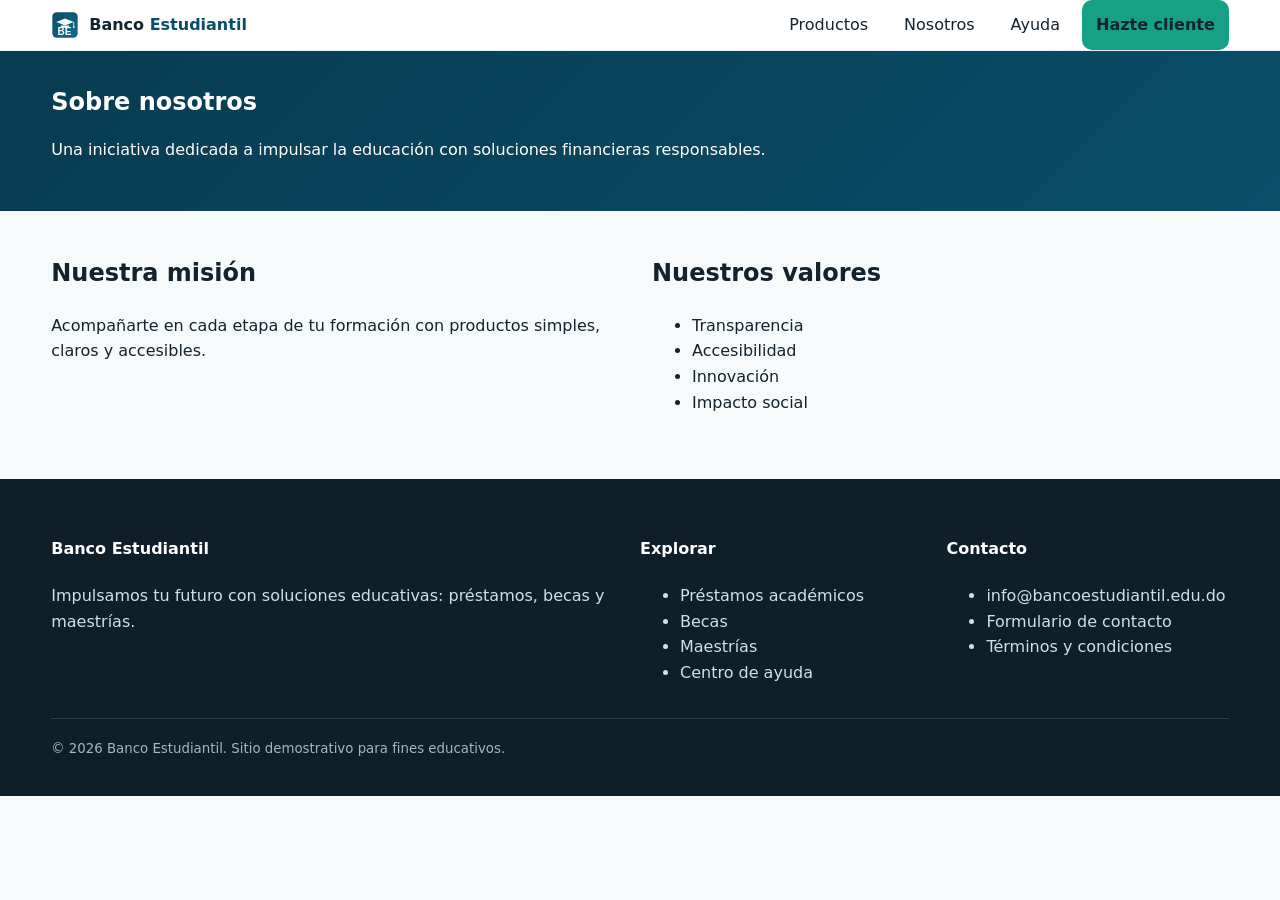
<file: nosotros.html>
<!doctype html>
<html lang="es">
<head>
  <meta charset="utf-8" />
  <meta name="viewport" content="width=device-width, initial-scale=1" />
  <meta name="description" content="Banco Estudiantil: préstamos académicos, becas y maestrías para impulsar tu educación." />
  <title>Banco Estudiantil</title>
  <link rel="stylesheet" href="assets/css/styles.css" />
  <link rel="icon" href="data:image/svg+xml,<svg xmlns='http://www.w3.org/2000/svg' viewBox='0 0 128 128'><rect width='128' height='128' rx='24' fill='%230a4d68'/><text x='64' y='86' font-size='76' text-anchor='middle' fill='white' font-family='Arial, Helvetica, sans-serif'>BE</text></svg>" />
</head>
<body>
  <a class="skip-link" href="#contenido">Saltar al contenido</a>
  <header class="topbar" role="banner" aria-label="Encabezado">
    <div class="container flex between center">
      <a class="logo" href="index.html" aria-label="Ir al inicio">
        <img class="logo-img" src="assets/img/logo-banco-estudiantil.svg" alt="" width="32" height="32" />
        <span class="logo-text">Banco <strong>Estudiantil</strong></span>
      </a>
      <input type="checkbox" id="nav-toggle" class="nav-toggle" aria-label="Abrir menú" />
      <label for="nav-toggle" class="hamburger" aria-hidden="true"><span></span><span></span><span></span></label>
      <nav class="main-nav" role="navigation" aria-label="Navegación principal">
        <ul>
          <li class="has-dropdown"><a href="#">Productos</a>
            <ul class="dropdown">
              <li><a href="prestamos.html">Préstamos académicos</a></li>
              <li><a href="becas.html">Becas</a></li>
              <li><a href="maestrias.html">Maestrías</a></li>
              <li><a href="calculadora.html">Calculadora</a></li>
            </ul>
          </li>
          <li><a href="nosotros.html">Nosotros</a></li>
          <li><a href="ayuda.html">Ayuda</a></li>
          <li><a href="contacto.html" class="btn btn-cta">Hazte cliente</a></li>
        </ul>
      </nav>
    </div>
  </header>
  <main id="contenido" tabindex="-1">

    <section class="page-hero">
      <div class="container">
        <h1>Sobre nosotros</h1>
        <p>Una iniciativa dedicada a impulsar la educación con soluciones financieras responsables.</p>
      </div>
    </section>

    <section class="container">
      <div class="grid two">
        <div>
          <h2>Nuestra misión</h2>
          <p>Acompañarte en cada etapa de tu formación con productos simples, claros y accesibles.</p>
        </div>
        <div>
          <h2>Nuestros valores</h2>
          <ul>
            <li>Transparencia</li>
            <li>Accesibilidad</li>
            <li>Innovación</li>
            <li>Impacto social</li>
          </ul>
        </div>
      </div>
    </section>

  </main>
  <footer class="site-footer" role="contentinfo">
    <div class="container grid footer-grid">
      <section>
        <h4>Banco Estudiantil</h4>
        <p>Impulsamos tu futuro con soluciones educativas: préstamos, becas y maestrías.</p>
      </section>
      <section>
        <h4>Explorar</h4>
        <ul>
          <li><a href="prestamos.html">Préstamos académicos</a></li>
          <li><a href="becas.html">Becas</a></li>
          <li><a href="maestrias.html">Maestrías</a></li>
          <li><a href="ayuda.html">Centro de ayuda</a></li>
        </ul>
      </section>
      <section>
        <h4>Contacto</h4>
        <ul>
          <li><a href="mailto:info@bancoestudiantil.edu.do">info@bancoestudiantil.edu.do</a></li>
          <li><a href="contacto.html">Formulario de contacto</a></li>
          <li><a href="terminos.html">Términos y condiciones</a></li>
        </ul>
      </section>
    </div>
    <div class="container legal">
      <small>© 2026 Banco Estudiantil. Sitio demostrativo para fines educativos.</small>
    </div>
  </footer>
</body>
</html>
</file>
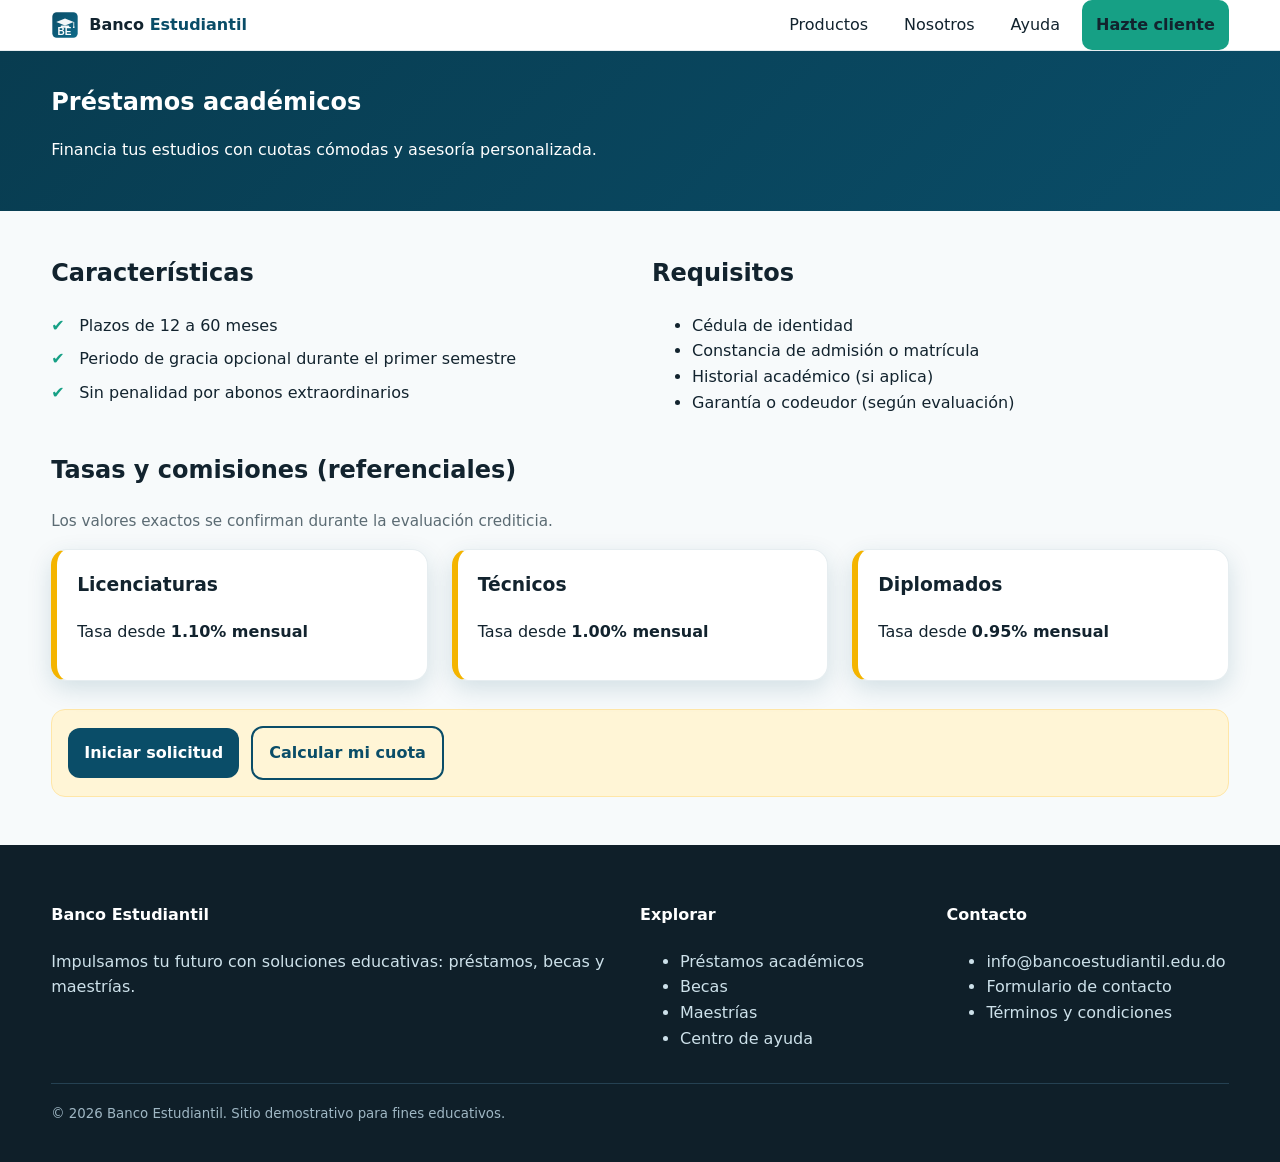
<file: prestamos.html>
<!doctype html>
<html lang="es">
<head>
  <meta charset="utf-8" />
  <meta name="viewport" content="width=device-width, initial-scale=1" />
  <meta name="description" content="Banco Estudiantil: préstamos académicos, becas y maestrías para impulsar tu educación." />
  <title>Banco Estudiantil</title>
  <link rel="stylesheet" href="assets/css/styles.css" />
  <link rel="icon" href="data:image/svg+xml,<svg xmlns='http://www.w3.org/2000/svg' viewBox='0 0 128 128'><rect width='128' height='128' rx='24' fill='%230a4d68'/><text x='64' y='86' font-size='76' text-anchor='middle' fill='white' font-family='Arial, Helvetica, sans-serif'>BE</text></svg>" />
</head>
<body>
  <a class="skip-link" href="#contenido">Saltar al contenido</a>
  <header class="topbar" role="banner" aria-label="Encabezado">
    <div class="container flex between center">
      <a class="logo" href="index.html" aria-label="Ir al inicio">
        <img class="logo-img" src="assets/img/logo-banco-estudiantil.svg" alt="" width="32" height="32" />
        <span class="logo-text">Banco <strong>Estudiantil</strong></span>
      </a>
      <input type="checkbox" id="nav-toggle" class="nav-toggle" aria-label="Abrir menú" />
      <label for="nav-toggle" class="hamburger" aria-hidden="true"><span></span><span></span><span></span></label>
      <nav class="main-nav" role="navigation" aria-label="Navegación principal">
        <ul>
          <li class="has-dropdown"><a href="#">Productos</a>
            <ul class="dropdown">
              <li><a href="prestamos.html">Préstamos académicos</a></li>
              <li><a href="becas.html">Becas</a></li>
              <li><a href="maestrias.html">Maestrías</a></li>
              <li><a href="calculadora.html">Calculadora</a></li>
            </ul>
          </li>
          <li><a href="nosotros.html">Nosotros</a></li>
          <li><a href="ayuda.html">Ayuda</a></li>
          <li><a href="contacto.html" class="btn btn-cta">Hazte cliente</a></li>
        </ul>
      </nav>
    </div>
  </header>
  <main id="contenido" tabindex="-1">

    <section class="page-hero">
      <div class="container">
        <h1>Préstamos académicos</h1>
        <p>Financia tus estudios con cuotas cómodas y asesoría personalizada.</p>
      </div>
    </section>

    <section class="container" id="detalles">
      <div class="grid two">
        <div>
          <h2>Características</h2>
          <ul class="checklist">
            <li>Plazos de 12 a 60 meses</li>
            <li>Periodo de gracia opcional durante el primer semestre</li>
            <li>Sin penalidad por abonos extraordinarios</li>
          </ul>
        </div>
        <div>
          <h2>Requisitos</h2>
          <ul>
            <li>Cédula de identidad</li>
            <li>Constancia de admisión o matrícula</li>
            <li>Historial académico (si aplica)</li>
            <li>Garantía o codeudor (según evaluación)</li>
          </ul>
        </div>
      </div>

      <h2>Tasas y comisiones (referenciales)</h2>
      <p class="note">Los valores exactos se confirman durante la evaluación crediticia.</p>
      <div class="grid three rate-cards">
        <div class="card"><h3>Licenciaturas</h3><p>Tasa desde <strong>1.10% mensual</strong></p></div>
        <div class="card"><h3>Técnicos</h3><p>Tasa desde <strong>1.00% mensual</strong></p></div>
        <div class="card"><h3>Diplomados</h3><p>Tasa desde <strong>0.95% mensual</strong></p></div>
      </div>

      <div class="cta-strip">
        <a class="btn btn-primary" href="contacto.html">Iniciar solicitud</a>
        <a class="btn btn-outline" href="calculadora.html">Calcular mi cuota</a>
      </div>
    </section>

  </main>
  <footer class="site-footer" role="contentinfo">
    <div class="container grid footer-grid">
      <section>
        <h4>Banco Estudiantil</h4>
        <p>Impulsamos tu futuro con soluciones educativas: préstamos, becas y maestrías.</p>
      </section>
      <section>
        <h4>Explorar</h4>
        <ul>
          <li><a href="prestamos.html">Préstamos académicos</a></li>
          <li><a href="becas.html">Becas</a></li>
          <li><a href="maestrias.html">Maestrías</a></li>
          <li><a href="ayuda.html">Centro de ayuda</a></li>
        </ul>
      </section>
      <section>
        <h4>Contacto</h4>
        <ul>
          <li><a href="mailto:info@bancoestudiantil.edu.do">info@bancoestudiantil.edu.do</a></li>
          <li><a href="contacto.html">Formulario de contacto</a></li>
          <li><a href="terminos.html">Términos y condiciones</a></li>
        </ul>
      </section>
    </div>
    <div class="container legal">
      <small>© 2026 Banco Estudiantil. Sitio demostrativo para fines educativos.</small>
    </div>
  </footer>
</body>
</html>
</file>
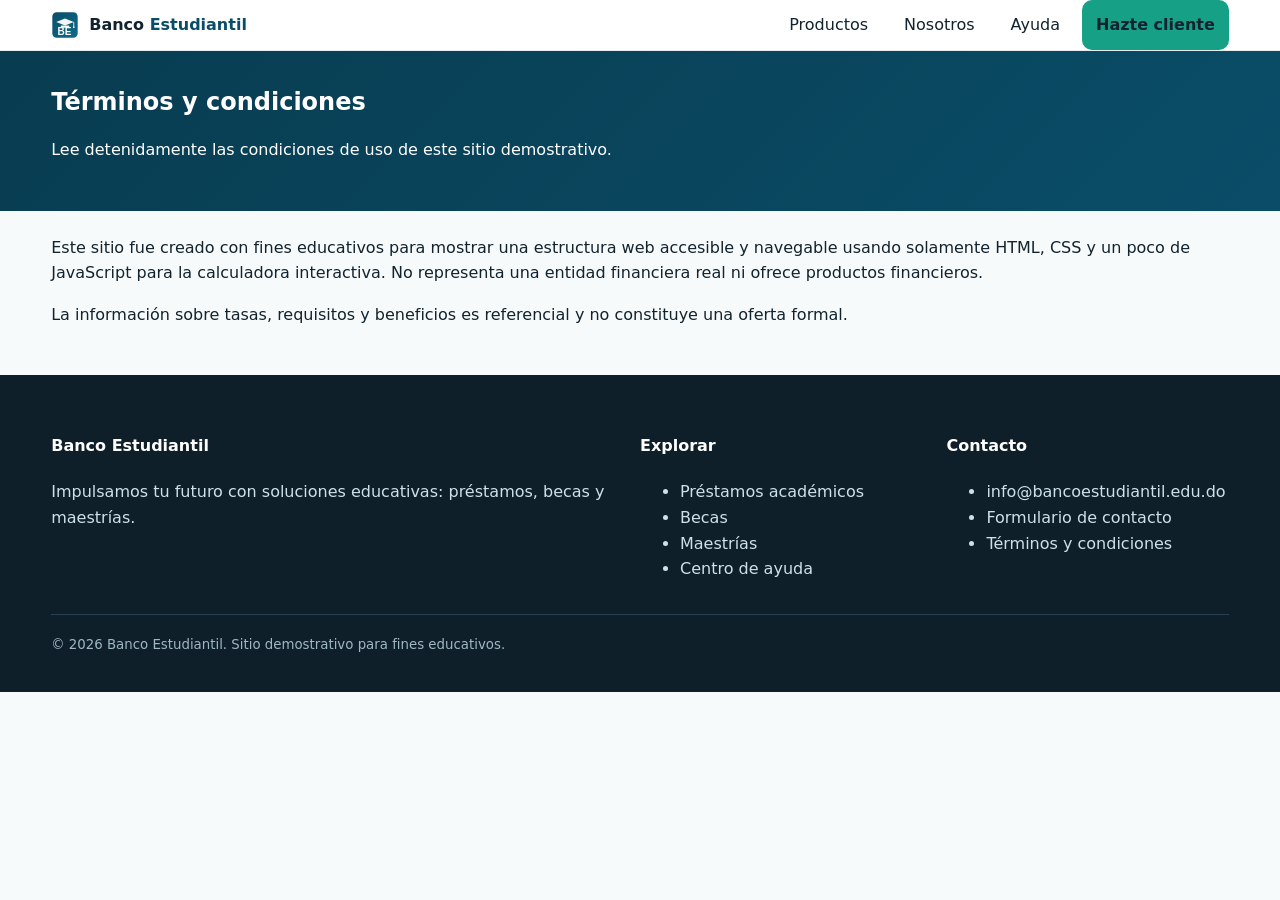
<file: terminos.html>
<!doctype html>
<html lang="es">
<head>
  <meta charset="utf-8" />
  <meta name="viewport" content="width=device-width, initial-scale=1" />
  <meta name="description" content="Banco Estudiantil: préstamos académicos, becas y maestrías para impulsar tu educación." />
  <title>Banco Estudiantil</title>
  <link rel="stylesheet" href="assets/css/styles.css" />
  <link rel="icon" href="data:image/svg+xml,<svg xmlns='http://www.w3.org/2000/svg' viewBox='0 0 128 128'><rect width='128' height='128' rx='24' fill='%230a4d68'/><text x='64' y='86' font-size='76' text-anchor='middle' fill='white' font-family='Arial, Helvetica, sans-serif'>BE</text></svg>" />
</head>
<body>
  <a class="skip-link" href="#contenido">Saltar al contenido</a>
  <header class="topbar" role="banner" aria-label="Encabezado">
    <div class="container flex between center">
      <a class="logo" href="index.html" aria-label="Ir al inicio">
        <img class="logo-img" src="assets/img/logo-banco-estudiantil.svg" alt="" width="32" height="32" />
        <span class="logo-text">Banco <strong>Estudiantil</strong></span>
      </a>
      <input type="checkbox" id="nav-toggle" class="nav-toggle" aria-label="Abrir menú" />
      <label for="nav-toggle" class="hamburger" aria-hidden="true"><span></span><span></span><span></span></label>
      <nav class="main-nav" role="navigation" aria-label="Navegación principal">
        <ul>
          <li class="has-dropdown"><a href="#">Productos</a>
            <ul class="dropdown">
              <li><a href="prestamos.html">Préstamos académicos</a></li>
              <li><a href="becas.html">Becas</a></li>
              <li><a href="maestrias.html">Maestrías</a></li>
              <li><a href="calculadora.html">Calculadora</a></li>
            </ul>
          </li>
          <li><a href="nosotros.html">Nosotros</a></li>
          <li><a href="ayuda.html">Ayuda</a></li>
          <li><a href="contacto.html" class="btn btn-cta">Hazte cliente</a></li>
        </ul>
      </nav>
    </div>
  </header>
  <main id="contenido" tabindex="-1">

    <section class="page-hero">
      <div class="container">
        <h1>Términos y condiciones</h1>
        <p>Lee detenidamente las condiciones de uso de este sitio demostrativo.</p>
      </div>
    </section>

    <section class="container">
      <p>Este sitio fue creado con fines educativos para mostrar una estructura web accesible y navegable usando solamente HTML, CSS y un poco de JavaScript para la calculadora interactiva. No representa una entidad financiera real ni ofrece productos financieros.</p>
      <p>La información sobre tasas, requisitos y beneficios es referencial y no constituye una oferta formal.</p>
    </section>

  </main>
  <footer class="site-footer" role="contentinfo">
    <div class="container grid footer-grid">
      <section>
        <h4>Banco Estudiantil</h4>
        <p>Impulsamos tu futuro con soluciones educativas: préstamos, becas y maestrías.</p>
      </section>
      <section>
        <h4>Explorar</h4>
        <ul>
          <li><a href="prestamos.html">Préstamos académicos</a></li>
          <li><a href="becas.html">Becas</a></li>
          <li><a href="maestrias.html">Maestrías</a></li>
          <li><a href="ayuda.html">Centro de ayuda</a></li>
        </ul>
      </section>
      <section>
        <h4>Contacto</h4>
        <ul>
          <li><a href="mailto:info@bancoestudiantil.edu.do">info@bancoestudiantil.edu.do</a></li>
          <li><a href="contacto.html">Formulario de contacto</a></li>
          <li><a href="terminos.html">Términos y condiciones</a></li>
        </ul>
      </section>
    </div>
    <div class="container legal">
      <small>© 2026 Banco Estudiantil. Sitio demostrativo para fines educativos.</small>
    </div>
  </footer>
</body>
</html>
</file>
<file: assets/css/styles.css>
:root{
  --color-primary:#0a4d68;
  --color-primary-600:#083c50;
  --color-secondary:#16a085;
  --color-accent:#f4b400;
  --color-bg:#f7fafb;
  --color-surface:#ffffff;
  --color-text:#12232e;
  --color-muted:#5b6b73;
  --radius:14px;
  --shadow:0 8px 24px rgba(10,77,104,0.15);
}
*{box-sizing:border-box}
html,body{margin:0;padding:0}
body{font-family:system-ui,-apple-system,Segoe UI,Roboto,Ubuntu,Helvetica,Arial,sans-serif;line-height:1.6;color:var(--color-text);background:var(--color-bg)}
img{max-width:100%;height:auto}
.container{width:min(1200px,92%);margin-inline:auto}
.grid{display:grid;gap:24px}
.grid.two{grid-template-columns:repeat(2,minmax(0,1fr))}
.grid.three{grid-template-columns:repeat(3,minmax(0,1fr))}
.flex{display:flex;gap:16px}
.between{justify-content:space-between}
.center{align-items:center}

/* Header */
.topbar{position:sticky;top:0;z-index:50;background:var(--color-surface);border-bottom:1px solid #e6edf0}
.logo{display:inline-flex;gap:10px;align-items:center;text-decoration:none;color:var(--color-text);font-weight:600}
.logo-text strong{color:var(--color-primary)}
.logo-img{display:block;width:28px;height:28px}

.main-nav ul{list-style:none;margin:0;padding:0;display:flex;gap:8px}
.main-nav a{display:block;padding:12px 14px;text-decoration:none;color:var(--color-text);border-radius:10px}
.main-nav a:hover{background:#eff6f8}

.has-dropdown{position:relative}
.has-dropdown .dropdown{display:none;position:absolute;top:100%;left:0;background:var(--color-surface);box-shadow:var(--shadow);padding:8px;border-radius:12px;min-width:240px}
.has-dropdown:hover .dropdown{display:block}
.has-dropdown .dropdown a{padding:10px 12px}

.btn{display:inline-block;border:none;border-radius:12px;padding:12px 16px;font-weight:600;text-decoration:none;cursor:pointer}
.btn-cta{background:var(--color-secondary);color:white}
.btn-primary{background:var(--color-primary);color:white}
.btn-secondary{background:var(--color-secondary);color:white}
.btn-outline{border:2px solid var(--color-primary);color:var(--color-primary);background:transparent}
.btn-ghost{background:transparent;border:1px dashed var(--color-muted);color:var(--color-text)}

/* Mobile nav */
.nav-toggle{display:none}
.hamburger{display:none;cursor:pointer;padding:10px}
.hamburger span{display:block;width:26px;height:3px;background:#173f4a;margin:5px 0;border-radius:2px}

/* Hero */
.hero{padding:48px 0}

/* Features */
.features{padding:36px 0}
.cards{grid-template-columns:repeat(3,minmax(0,1fr))}
.card{background:var(--color-surface);border:1px solid #e6edf0;border-radius:16px;padding:20px;box-shadow:var(--shadow)}
.card h3{margin-top:0}
.link{font-weight:600;color:var(--color-primary);text-decoration:none}
.link:hover{text-decoration:underline}

/* Help section */
.help{background:#eef6f8;padding:36px 0}
.help-grid{grid-template-columns:1fr 1fr}
.help-list{list-style:inside;line-height:2}

/* Page hero */
.page-hero{background:linear-gradient(135deg,var(--color-primary-600),var(--color-primary));color:#fff;padding:32px 0;margin-bottom:24px}
.page-hero h1{margin:0}

/* Utilities */
.note{color:var(--color-muted);font-size:.95rem}
.checklist{list-style:none;padding-left:0}
.checklist li{position:relative;padding-left:28px;margin:8px 0}
.checklist li::before{content:'✔';position:absolute;left:0;top:0;color:var(--color-secondary);font-weight:700}

.cta-strip{margin:28px 0;padding:16px;border-radius:14px;background:#fff5d6;border:1px solid #ffe6a7;display:flex;gap:12px;justify-content:flex-start;align-items:center;flex-wrap:wrap}
.rate-cards .card{border-left:6px solid var(--color-accent)}

/* Forms */
label{display:block;margin:10px 0}
input,select,textarea{width:100%;padding:12px;border:1px solid #cbd6dc;border-radius:10px}
button{font:inherit}
.contact-form{max-width:640px}

/* Footer */
.site-footer{background:#0f1f29;color:#cde1ea;margin-top:48px;padding:36px 0}
.site-footer h4{color:#fff}
.site-footer a{color:#cde1ea;text-decoration:none}
.site-footer a:hover{text-decoration:underline}
.footer-grid{grid-template-columns:2fr 1fr 1fr}
.legal{margin-top:16px;border-top:1px solid #254152;padding-top:16px;color:#9fb7c4}

/* Accessibility */
.skip-link{position:absolute;left:-9999px;top:auto;width:1px;height:1px;overflow:hidden}
.skip-link:focus{left:16px;top:16px;width:auto;height:auto;background:#fff;padding:8px;border-radius:8px;z-index:100}

/* Responsive */
@media (max-width: 960px){
  .grid.two{grid-template-columns:1fr}
  .grid.three,.cards{grid-template-columns:1fr 1fr}
  .help-grid{grid-template-columns:1fr}
  .footer-grid{grid-template-columns:1fr}
  .hamburger{display:block}
  .main-nav{position:fixed;inset:64px 0 0 0;background:var(--color-surface);padding:12px 16px;transform:translateY(-120%);transition:transform .25s ease}
  .main-nav ul{flex-direction:column}
  .nav-toggle:checked ~ .main-nav{transform:translateY(0)}
}
@media (max-width: 640px){
  .cards{grid-template-columns:1fr}
}

/* ===================== */
/*   CAROUSEL (CSS)      */
/* ===================== */
.carousel{position:relative;overflow:hidden;border-radius:18px;box-shadow:var(--shadow);background:transparent}
.carousel input{position:absolute;left:-9999px}
.slides{display:flex;transition:transform .5s ease;min-height:300px}
.slide{flex:0 0 100%;display:grid;place-items:center;padding:48px 24px;color:#fff}
.slide .slide-content{width:min(800px,92%)}
.slide h1{margin:0 0 8px 0}
.slide p{margin:0 0 16px 0;opacity:.95}
.slide-1{background:linear-gradient(135deg,var(--color-primary),#0f6b8a)}
.slide-2{background:linear-gradient(135deg,var(--color-secondary),#169f75)}
.slide-3{background:linear-gradient(135deg,#173f4a,#0a4d68)}
.dots{position:absolute;left:0;right:0;bottom:14px;display:flex;gap:8px;justify-content:center;align-items:center}
.dots label{width:12px;height:12px;border-radius:999px;background:rgba(255,255,255,.45);cursor:pointer;border:2px solid rgba(0,0,0,.15)}
#slide-1:checked ~ .slides{transform:translateX(0%)}
#slide-2:checked ~ .slides{transform:translateX(-100%)}
#slide-3:checked ~ .slides{transform:translateX(-200%)}
#slide-1:checked ~ .dots label:nth-child(1){background:#fff}
#slide-2:checked ~ .dots label:nth-child(2){background:#fff}
#slide-3:checked ~ .dots label:nth-child(3){background:#fff}
@media (min-width: 960px){.slides{min-height:360px}}

/* ===================== */
/* CALCULADORA (Interactiva) */
/* ===================== */
.calc-form{display:grid;gap:18px;margin:18px 0}
.calc-row{display:grid;grid-template-columns:260px 1fr;gap:14px;align-items:center}
.calc-row .ctrl{display:grid;gap:8px}
.calc-row label{font-weight:600;color:var(--color-primary-600)}
.calc-row input[type=number]{max-width:280px}
input[type=range]{width:100%}

.kpis{display:grid;grid-template-columns:repeat(3,minmax(0,1fr));gap:14px;margin-top:8px}
.kpis .kpi{background:var(--color-surface);border:1px solid #e6edf0;border-radius:14px;padding:14px}
.kpi .lbl{color:var(--color-muted);font-size:.9rem}
.kpi .val{font-weight:800;font-size:1.25rem}

.table-amort{width:100%;border-collapse:separate;border-spacing:0 8px;margin-top:12px}
.table-amort th, .table-amort td{padding:10px 12px;text-align:right}
.table-amort th:first-child,.table-amort td:first-child{text-align:left}
.table-amort tbody tr{background:var(--color-surface);border:1px solid #e6edf0}
.table-amort tbody tr td{border-top:1px solid #eef3f6}

.amort-wrap{margin-top:16px}
.amort-header{display:flex;justify-content:space-between;align-items:center}
.amort-header h3{margin:0}
.toggle-btn{border:1px solid #cbd6dc;background:#fff;border-radius:10px;padding:8px 12px;cursor:pointer}

.badge{display:inline-block;background:#eef6f8;color:var(--color-primary-600);border:1px solid #d7e7ed;border-radius:999px;padding:4px 8px;font-size:.85rem;font-weight:600}

@media (max-width: 960px){
  .calc-row{grid-template-columns:1fr}
  .kpis{grid-template-columns:1fr}
}
</file>
